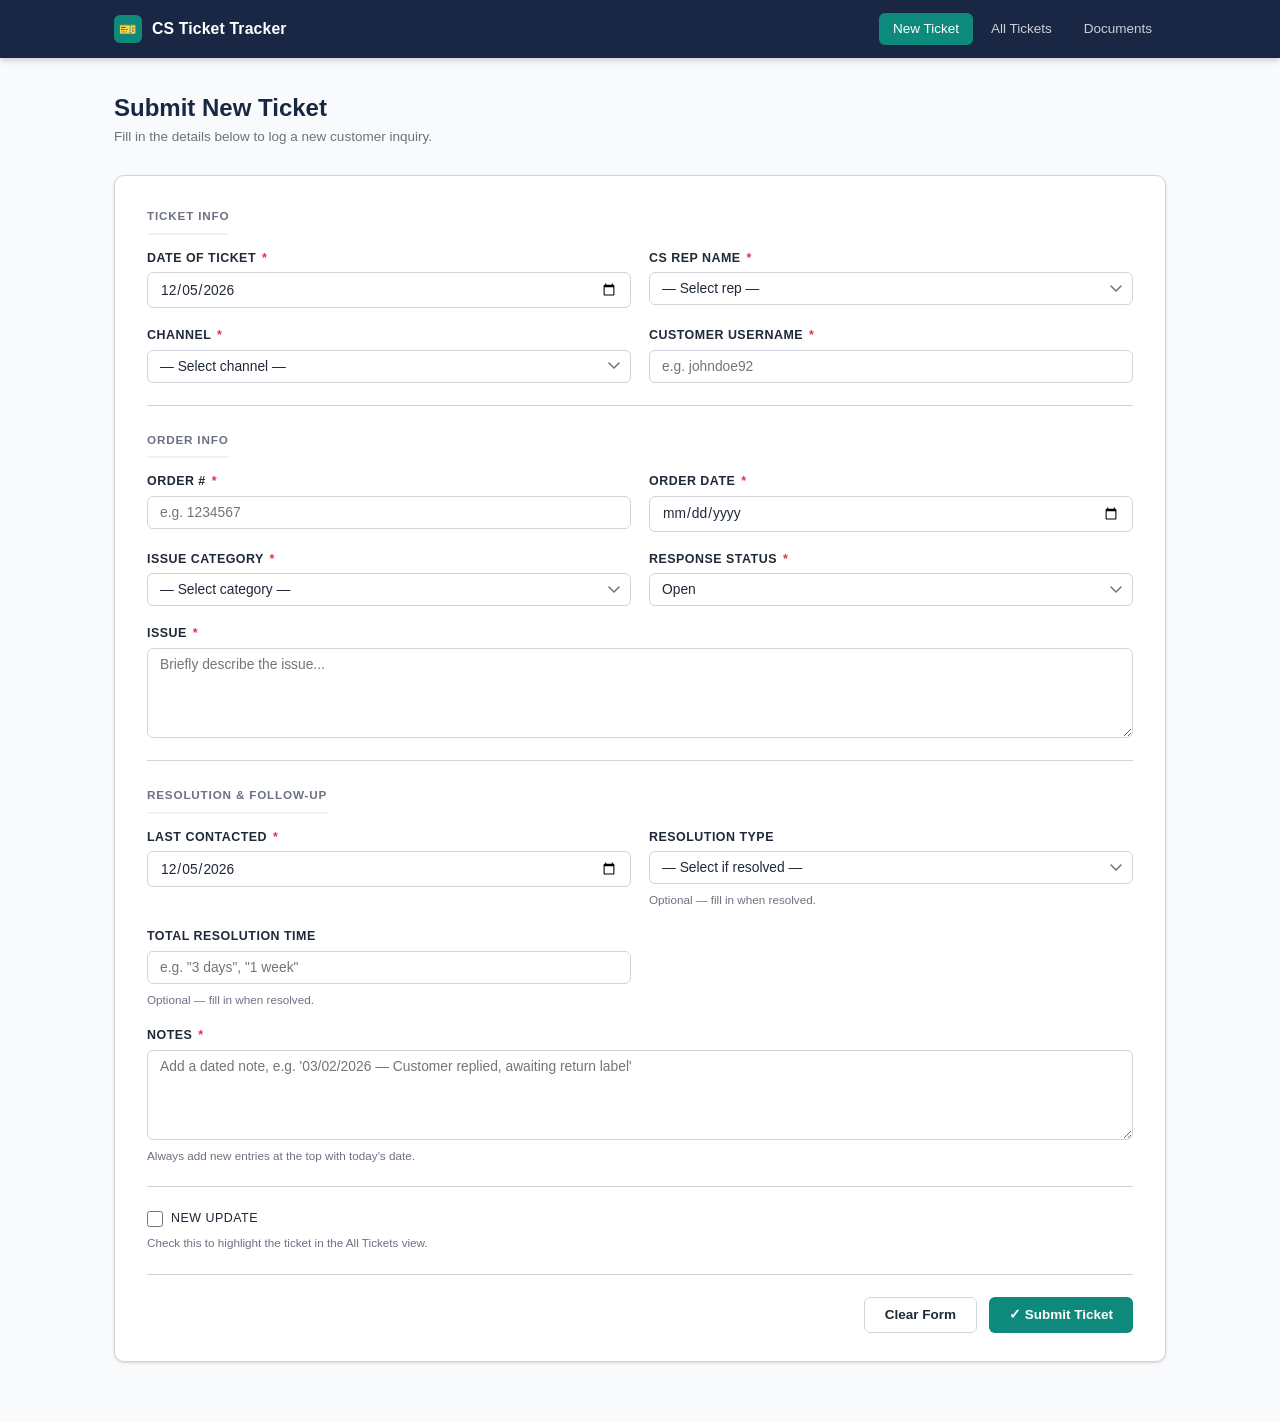
<file: index.html>
<!DOCTYPE html>
<html lang="en">
<head>
  <meta charset="UTF-8" />
  <meta name="viewport" content="width=device-width, initial-scale=1.0" />
  <title>New Ticket — CS Ticket Tracker</title>
  <link rel="stylesheet" href="styles.css" />
</head>
<body>

  <!-- Navigation -->
  <nav class="nav">
    <div class="nav-inner">
      <a href="index.html" class="nav-brand">
        <span class="brand-icon">🎫</span>
        <span class="brand-text">CS Ticket Tracker</span>
      </a>
      <div class="nav-links">
        <a href="index.html" class="nav-link">New Ticket</a>
        <a href="tickets.html" class="nav-link">All Tickets</a>
        <a href="documents.html" class="nav-link">Documents</a>
      </div>
    </div>
  </nav>

  <!-- Page Content -->
  <div class="page-wrapper">
    <div class="page-header">
      <h1 class="page-title">Submit New Ticket</h1>
      <p class="page-subtitle">Fill in the details below to log a new customer inquiry.</p>
    </div>

    <!-- Flash message -->
    <div id="flash-message" class="alert alert-success" style="display:none;"></div>

    <div class="card">
      <form id="ticket-form" novalidate>

        <!-- Section: Ticket Info -->
        <div class="section-label">Ticket Info</div>
        <div class="form-grid">

          <div class="form-group">
            <label for="dateOfTicket">Date of Ticket <span class="required">*</span></label>
            <input type="date" id="dateOfTicket" name="dateOfTicket" required />
          </div>

          <div class="form-group">
            <label for="repName">CS Rep Name <span class="required">*</span></label>
            <select id="repName" name="repName" required>
              <option value="">— Select rep —</option>
              <option>kamal</option>
              <option>mikki</option>
              <option>jhon</option>
            </select>
          </div>

          <div class="form-group">
            <label for="channel">Channel <span class="required">*</span></label>
            <select id="channel" name="channel" required>
              <option value="">— Select channel —</option>
              <option>GC Main</option>
              <option>GC Modern</option>
              <option>GC Vault</option>
              <option>GC Rips</option>
            </select>
          </div>

          <div class="form-group">
            <label for="customerUsername">Customer Username <span class="required">*</span></label>
            <input type="text" id="customerUsername" name="customerUsername" placeholder="e.g. johndoe92" required />
          </div>

        </div>

        <hr class="section-divider" />

        <!-- Section: Order Info -->
        <div class="section-label">Order Info</div>
        <div class="form-grid">

          <div class="form-group">
            <label for="orderNumber">Order # <span class="required">*</span></label>
            <input type="text" id="orderNumber" name="orderNumber" placeholder="e.g. 1234567" required />
          </div>

          <div class="form-group">
            <label for="orderDate">Order Date <span class="required">*</span></label>
            <input type="date" id="orderDate" name="orderDate" required />
          </div>

          <div class="form-group">
            <label for="issueCategory">Issue Category <span class="required">*</span></label>
            <select id="issueCategory" name="issueCategory" required>
              <option value="">— Select category —</option>
              <option>Shipping Issue</option>
              <option>Wrong Item</option>
              <option>Missing Item</option>
              <option>Damaged Item</option>
              <option>Return Request</option>
              <option>Cancelled Order</option>
              <option>Other</option>
            </select>
          </div>

          <div class="form-group">
            <label for="responseStatus">Response Status <span class="required">*</span></label>
            <select id="responseStatus" name="responseStatus" required>
              <option value="">— Select status —</option>
              <option selected>Open</option>
              <option>In Progress</option>
              <option>Pending Customer</option>
              <option>Resolved</option>
              <option>Closed</option>
            </select>
          </div>

          <div class="form-group full-width">
            <label for="issue">Issue <span class="required">*</span></label>
            <textarea id="issue" name="issue" placeholder="Briefly describe the issue..." required></textarea>
          </div>

        </div>

        <hr class="section-divider" />

        <!-- Section: Resolution -->
        <div class="section-label">Resolution & Follow-Up</div>
        <div class="form-grid">

          <div class="form-group">
            <label for="lastContacted">Last Contacted <span class="required">*</span></label>
            <input type="date" id="lastContacted" name="lastContacted" required />
          </div>

          <div class="form-group">
            <label for="resolutionType">Resolution Type</label>
            <select id="resolutionType" name="resolutionType">
              <option value="">— Select if resolved —</option>
              <option>Refund</option>
              <option>Replacement</option>
              <option>Cancelled Order</option>
              <option>No Action Needed</option>
              <option>Other</option>
            </select>
            <span class="form-hint">Optional — fill in when resolved.</span>
          </div>

          <div class="form-group">
            <label for="totalResolutionTime">Total Resolution Time</label>
            <input type="text" id="totalResolutionTime" name="totalResolutionTime" placeholder='e.g. "3 days", "1 week"' />
            <span class="form-hint">Optional — fill in when resolved.</span>
          </div>

          <div class="form-group full-width">
            <label for="notes">Notes <span class="required">*</span></label>
            <textarea id="notes" name="notes" rows="4"
              placeholder="Add a dated note, e.g. '03/02/2026 — Customer replied, awaiting return label'" required></textarea>
            <span class="form-hint">Always add new entries at the top with today's date.</span>
          </div>

        </div>

        <hr class="section-divider" />

        <!-- New Update flag -->
        <div class="form-group checkbox-group">
          <label class="checkbox-label">
            <input type="checkbox" id="newUpdate" name="newUpdate" />
            <span>New Update</span>
          </label>
          <span class="form-hint">Check this to highlight the ticket in the All Tickets view.</span>
        </div>

        <hr class="section-divider" />

        <div style="display:flex; gap:12px; justify-content:flex-end;">
          <button type="button" class="btn btn-secondary" id="clear-btn">Clear Form</button>
          <button type="submit" class="btn btn-primary">
            &#10003; Submit Ticket
          </button>
        </div>

      </form>
    </div>
  </div><!-- end page-wrapper -->

  <script src="app.js"></script>
  <script>
    const form = document.getElementById('ticket-form');
    const flash = document.getElementById('flash-message');
    const clearBtn = document.getElementById('clear-btn');

    // Set default dates to today
    (function setDefaults() {
      const today = new Date().toISOString().split('T')[0];
      document.getElementById('dateOfTicket').value = today;
      document.getElementById('lastContacted').value = today;
    })();

    function showFlash(msg, type = 'success') {
      flash.className = `alert alert-${type}`;
      flash.textContent = msg;
      flash.style.display = 'flex';
      flash.scrollIntoView({ behavior: 'smooth', block: 'nearest' });
      if (type === 'success') {
        setTimeout(() => { flash.style.display = 'none'; }, 6000);
      }
    }

    function getFormData() {
      const data = {};
      const fields = [
        'dateOfTicket','repName','channel','customerUsername',
        'orderNumber','orderDate','issueCategory','issue',
        'responseStatus','lastContacted','resolutionType',
        'notes','totalResolutionTime'
      ];
      fields.forEach(f => {
        data[f] = document.getElementById(f).value.trim();
      });
      data.newUpdate = document.getElementById('newUpdate').checked ? 'true' : 'false';
      return data;
    }

    function validateForm(data) {
      const required = [
        'dateOfTicket','repName','channel','customerUsername',
        'orderNumber','orderDate','issueCategory','issue',
        'responseStatus','lastContacted','notes'
      ];
      for (const field of required) {
        if (!data[field]) {
          const label = document.querySelector(`label[for="${field}"]`);
          const labelText = label ? label.textContent.replace('*','').trim() : field;
          return `"${labelText}" is required.`;
        }
      }
      return null;
    }

    form.addEventListener('submit', async function(e) {
      e.preventDefault();
      const data = getFormData();
      const error = validateForm(data);
      if (error) {
        showFlash(error, 'error');
        return;
      }
      const submitBtn = form.querySelector('button[type="submit"]');
      submitBtn.disabled = true;
      submitBtn.textContent = 'Submitting…';
      try {
        const ticket = await addTicket(data);
        showFlash(`Ticket ${ticket.id} submitted successfully! The form has been cleared.`, 'success');
        form.reset();
        const today = new Date().toISOString().split('T')[0];
        document.getElementById('dateOfTicket').value = today;
        document.getElementById('lastContacted').value = today;
        window.scrollTo({ top: 0, behavior: 'smooth' });
      } catch (err) {
        showFlash('Failed to submit ticket: ' + err.message, 'error');
      } finally {
        submitBtn.disabled = false;
        submitBtn.innerHTML = '&#10003; Submit Ticket';
      }
    });

    clearBtn.addEventListener('click', function() {
      if (confirm('Clear all fields and start over?')) {
        form.reset();
        flash.style.display = 'none';
        const today = new Date().toISOString().split('T')[0];
        document.getElementById('dateOfTicket').value = today;
        document.getElementById('lastContacted').value = today;
      }
    });
  </script>

</body>
</html>
</file>
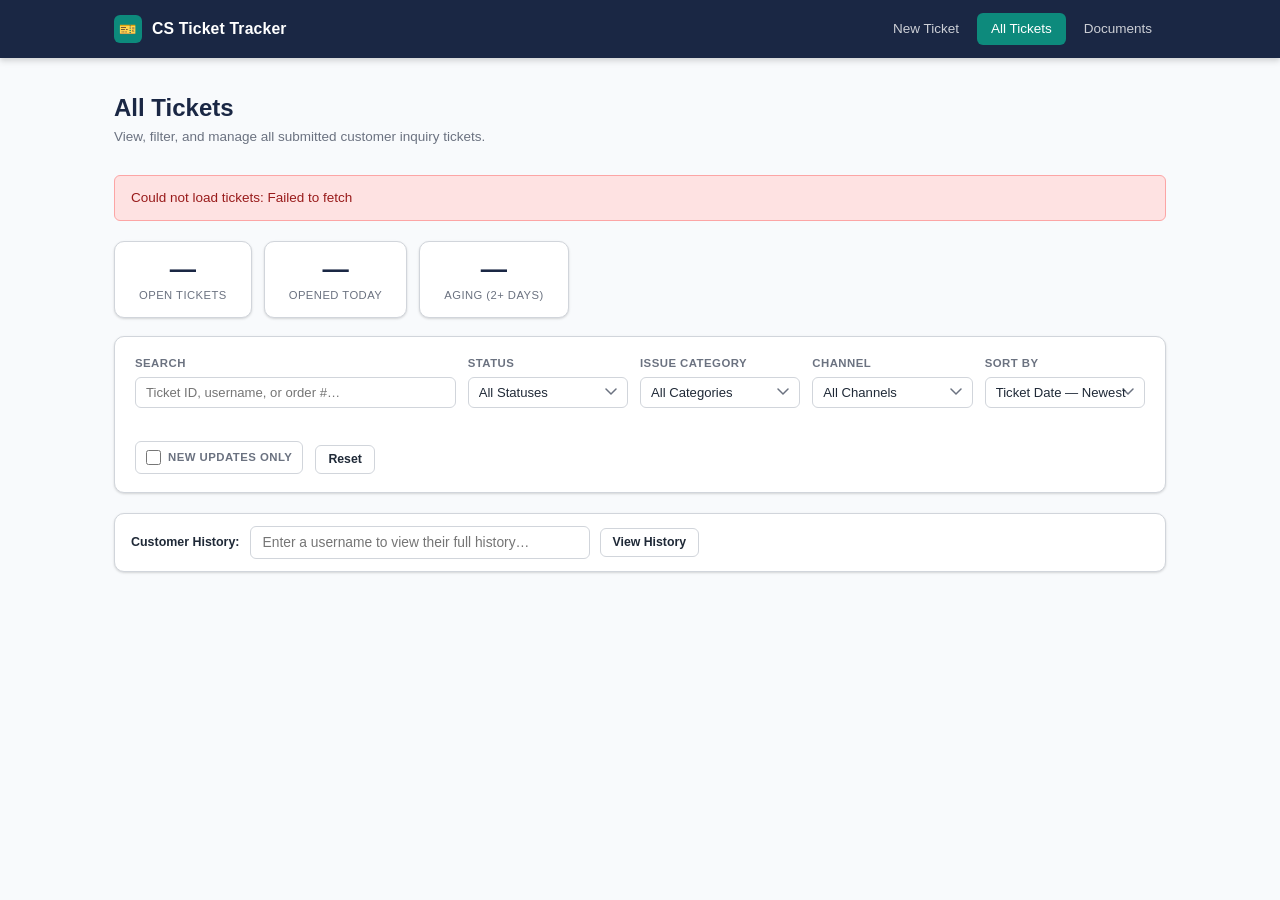
<file: tickets.html>
<!DOCTYPE html>
<html lang="en">
<head>
  <meta charset="UTF-8" />
  <meta name="viewport" content="width=device-width, initial-scale=1.0" />
  <title>All Tickets — CS Ticket Tracker</title>
  <link rel="stylesheet" href="styles.css" />
</head>
<body>

  <!-- Navigation -->
  <nav class="nav">
    <div class="nav-inner">
      <a href="index.html" class="nav-brand">
        <span class="brand-icon">🎫</span>
        <span class="brand-text">CS Ticket Tracker</span>
      </a>
      <div class="nav-links">
        <a href="index.html" class="nav-link">New Ticket</a>
        <a href="tickets.html" class="nav-link">All Tickets</a>
        <a href="documents.html" class="nav-link">Documents</a>
      </div>
    </div>
  </nav>

  <!-- Page Content -->
  <div class="page-wrapper">
    <div class="page-header">
      <h1 class="page-title">All Tickets</h1>
      <p class="page-subtitle">View, filter, and manage all submitted customer inquiry tickets.</p>
    </div>

    <!-- Flash message -->
    <div id="flash-message" class="alert" style="display:none;"></div>

    <!-- Stats -->
    <div class="stats-bar">
      <div class="stat-card">
        <div class="stat-value" id="stat-open">—</div>
        <div class="stat-label">Open Tickets</div>
      </div>
      <div class="stat-card">
        <div class="stat-value" id="stat-today">—</div>
        <div class="stat-label">Opened Today</div>
      </div>
      <div class="stat-card">
        <div class="stat-value" id="stat-aging">—</div>
        <div class="stat-label">Aging (2+ Days)</div>
      </div>
    </div>

    <!-- Filters -->
    <div class="filters-bar">
      <div class="filters-row">
        <div class="filter-group filter-search">
          <label for="search">Search</label>
          <input type="text" id="search" placeholder="Ticket ID, username, or order #…" />
        </div>
        <div class="filter-group">
          <label for="filter-status">Status</label>
          <select id="filter-status">
            <option value="">All Statuses</option>
            <option>Open</option>
            <option>In Progress</option>
            <option>Pending Customer</option>
            <option>Resolved</option>
            <option>Closed</option>
          </select>
        </div>
        <div class="filter-group">
          <label for="filter-category">Issue Category</label>
          <select id="filter-category">
            <option value="">All Categories</option>
            <option>Shipping Issue</option>
            <option>Wrong Item</option>
            <option>Missing Item</option>
            <option>Damaged Item</option>
            <option>Return Request</option>
            <option>Cancelled Order</option>
            <option>Other</option>
          </select>
        </div>
        <div class="filter-group">
          <label for="filter-channel">Channel</label>
          <select id="filter-channel">
            <option value="">All Channels</option>
            <option>GC Main</option>
            <option>GC Modern</option>
            <option>GC Vault</option>
            <option>GC Rips</option>
          </select>
        </div>
        <div class="filter-group">
          <label for="sort-by">Sort By</label>
          <select id="sort-by">
            <option value="date-desc">Ticket Date — Newest</option>
            <option value="date-asc">Ticket Date — Oldest</option>
            <option value="contacted-desc">Last Contacted — Newest</option>
            <option value="contacted-asc">Last Contacted — Oldest</option>
          </select>
        </div>
        <div class="filter-group filter-new-update">
          <label>&nbsp;</label>
          <label class="filter-toggle-label">
            <input type="checkbox" id="filter-new-update" />
            <span>New Updates Only</span>
          </label>
        </div>
        <div class="filters-actions">
          <button class="btn btn-secondary btn-sm" id="clear-filters-btn">Reset</button>
        </div>
      </div>
    </div>

    <!-- Customer History Search -->
    <div class="customer-history-bar">
      <span class="customer-history-label">Customer History:</span>
      <input type="text" id="customer-history-input" placeholder="Enter a username to view their full history…" />
      <button class="btn btn-secondary btn-sm" id="customer-history-btn">View History</button>
    </div>

    <!-- Ticket count -->
    <div class="ticket-count" id="ticket-count"></div>

    <!-- Aging legend -->
    <div class="aging-legend" id="aging-legend" style="display:none;">
      <span class="aging-legend-title">Ticket Age:</span>
      <span class="aging-item"><span class="aging-pip aging-pip-green"></span>0–2 days</span>
      <span class="aging-item"><span class="aging-pip aging-pip-yellow"></span>3–5 days</span>
      <span class="aging-item"><span class="aging-pip aging-pip-red"></span>6+ days</span>
      <span class="aging-legend-muted">· Not shown for Resolved or Closed</span>
    </div>

    <!-- Loading state -->
    <div id="loading-state" style="display:none;">
      <div class="loading-state">
        <div class="loading-spinner"></div>
        <p>Loading tickets…</p>
      </div>
    </div>

    <!-- Mirror scrollbar (top) -->
    <div class="scroll-mirror" id="scroll-mirror"><div class="scroll-mirror-inner" id="scroll-mirror-inner"></div></div>

    <!-- Table -->
    <div class="table-wrapper" id="table-wrapper">
      <table id="tickets-table">
        <thead>
          <tr>
            <th>Ticket ID</th>
            <th>Date</th>
            <th>Rep</th>
            <th>Channel</th>
            <th>Customer</th>
            <th style="min-width:70px;max-width:90px;">Order #</th>
            <th>Category</th>
            <th>Status</th>
            <th>Last Contacted</th>
            <th style="min-width:160px;max-width:260px;">Notes</th>
            <th style="min-width:110px;">Actions</th>
          </tr>
        </thead>
        <tbody id="tickets-tbody"></tbody>
      </table>
    </div>

    <!-- Empty state (hidden by default) -->
    <div class="empty-state" id="empty-state" style="display:none;">
      <div class="empty-state-icon">📋</div>
      <h3>No tickets found</h3>
      <p>Try adjusting your filters, or <a href="index.html">submit a new ticket</a>.</p>
    </div>

  </div><!-- end page-wrapper -->

  <!-- Edit / View Modal -->
  <div class="modal-overlay hidden" id="modal-overlay">
    <div class="modal" role="dialog" aria-modal="true" aria-labelledby="modal-title">
      <div class="modal-header">
        <span class="modal-title" id="modal-title">View / Edit Ticket</span>
        <button class="modal-close" id="modal-close-btn" aria-label="Close">&times;</button>
      </div>
      <div class="modal-body">
        <form id="edit-form" novalidate>
          <input type="hidden" id="edit-id" />

          <div class="section-label">Ticket Info</div>
          <div class="form-grid">
            <div class="form-group">
              <label>Ticket ID</label>
              <input type="text" id="edit-ticket-id-display" disabled style="background:#f3f4f6;color:#6b7280;" />
            </div>
            <div class="form-group">
              <label for="edit-dateOfTicket">Date of Ticket <span class="required">*</span></label>
              <input type="date" id="edit-dateOfTicket" required />
            </div>
            <div class="form-group">
              <label for="edit-repName">CS Rep Name <span class="required">*</span></label>
              <select id="edit-repName" required>
                <option value="">— Select rep —</option>
                <option>kamal</option>
                <option>mikki</option>
                <option>jhon</option>
              </select>
            </div>
            <div class="form-group">
              <label for="edit-channel">Channel <span class="required">*</span></label>
              <select id="edit-channel" required>
                <option value="">— Select —</option>
                <option>GC Main</option>
                <option>GC Modern</option>
                <option>GC Vault</option>
                <option>GC Rips</option>
              </select>
            </div>
            <div class="form-group">
              <label for="edit-customerUsername">Customer Username <span class="required">*</span></label>
              <input type="text" id="edit-customerUsername" required />
            </div>
          </div>

          <hr class="section-divider" />
          <div class="section-label">Order Info</div>
          <div class="form-grid">
            <div class="form-group">
              <label for="edit-orderNumber">Order # <span class="required">*</span></label>
              <input type="text" id="edit-orderNumber" required />
            </div>
            <div class="form-group">
              <label for="edit-orderDate">Order Date <span class="required">*</span></label>
              <input type="date" id="edit-orderDate" required />
            </div>
            <div class="form-group">
              <label for="edit-issueCategory">Issue Category <span class="required">*</span></label>
              <select id="edit-issueCategory" required>
                <option value="">— Select —</option>
                <option>Shipping Issue</option>
                <option>Wrong Item</option>
                <option>Missing Item</option>
                <option>Damaged Item</option>
                <option>Return Request</option>
                <option>Cancelled Order</option>
                <option>Other</option>
              </select>
            </div>
            <div class="form-group">
              <label for="edit-responseStatus">Response Status <span class="required">*</span></label>
              <select id="edit-responseStatus" required>
                <option value="">— Select —</option>
                <option>Open</option>
                <option>In Progress</option>
                <option>Pending Customer</option>
                <option>Resolved</option>
                <option>Closed</option>
              </select>
            </div>
            <div class="form-group full-width">
              <label for="edit-issue">Issue <span class="required">*</span></label>
              <textarea id="edit-issue" required></textarea>
            </div>
          </div>

          <hr class="section-divider" />
          <div class="section-label">Resolution & Follow-Up</div>
          <div class="form-grid">
            <div class="form-group">
              <label for="edit-lastContacted">Last Contacted <span class="required">*</span></label>
              <input type="date" id="edit-lastContacted" required />
            </div>
            <div class="form-group">
              <label for="edit-resolutionType">Resolution Type</label>
              <select id="edit-resolutionType">
                <option value="">— Select if resolved —</option>
                <option>Refund</option>
                <option>Replacement</option>
                <option>Cancelled Order</option>
                <option>No Action Needed</option>
                <option>Other</option>
              </select>
            </div>
            <div class="form-group">
              <label for="edit-totalResolutionTime">Total Resolution Time</label>
              <input type="text" id="edit-totalResolutionTime" placeholder='e.g. "3 days", "1 week"' />
            </div>
            <div class="form-group full-width">
              <label for="edit-notes">Notes <span class="required">*</span></label>
              <textarea id="edit-notes" rows="6"
                placeholder="Add new entries at the TOP with today's date, e.g. '03/02/2026 — Customer replied, awaiting return label'" required></textarea>
              <span class="form-hint">Always prepend new notes — do not delete existing entries.</span>
            </div>
          </div>

          <hr class="section-divider" />

          <!-- New Update flag -->
          <div class="form-group checkbox-group">
            <label class="checkbox-label">
              <input type="checkbox" id="edit-newUpdate" />
              <span>New Update</span>
            </label>
            <span class="form-hint">Highlights this ticket in the All Tickets view.</span>
          </div>

        </form>
      </div>
      <div class="modal-footer">
        <button class="btn btn-secondary" id="modal-cancel-btn">Cancel</button>
        <button class="btn btn-primary" id="modal-save-btn">Save Changes</button>
      </div>
    </div>
  </div>

  <!-- Customer Profile Modal -->
  <div class="modal-overlay hidden" id="customer-modal-overlay">
    <div class="modal customer-modal" role="dialog" aria-modal="true" aria-labelledby="customer-modal-title">
      <div class="modal-header">
        <span class="modal-title" id="customer-modal-title">Customer History</span>
        <button class="modal-close" id="customer-modal-close-btn" aria-label="Close">&times;</button>
      </div>
      <div class="modal-body" id="customer-modal-body">
        <!-- populated by JS -->
      </div>
    </div>
  </div>

  <script src="app.js"></script>
  <script>
    // --- State ---
    let currentEditId = null;
    let allTicketsCache = [];

    // --- DOM refs ---
    const tbody          = document.getElementById('tickets-tbody');
    const emptyState     = document.getElementById('empty-state');
    const tableWrapper   = document.getElementById('table-wrapper');
    const ticketCount    = document.getElementById('ticket-count');
    const flash          = document.getElementById('flash-message');
    const modalOverlay   = document.getElementById('modal-overlay');
    const modalTitle     = document.getElementById('modal-title');
    const loadingState   = document.getElementById('loading-state');
    const agingLegend    = document.getElementById('aging-legend');

    const searchInput     = document.getElementById('search');
    const statusFilter    = document.getElementById('filter-status');
    const categoryFilter  = document.getElementById('filter-category');
    const channelFilter   = document.getElementById('filter-channel');
    const sortSelect      = document.getElementById('sort-by');
    const clearFiltersBtn = document.getElementById('clear-filters-btn');
    const newUpdateFilter = document.getElementById('filter-new-update');

    // --- Flash ---
    function showFlash(msg, type = 'success') {
      flash.className = `alert alert-${type}`;
      flash.textContent = msg;
      flash.style.display = 'flex';
      setTimeout(() => { flash.style.display = 'none'; }, 5000);
    }

    // --- Load tickets from Google Sheets ---
    async function loadTickets() {
      loadingState.style.display = 'block';
      tableWrapper.style.display = 'none';
      emptyState.style.display = 'none';
      agingLegend.style.display = 'none';
      ticketCount.textContent = '';
      try {
        allTicketsCache = (await getAllTickets())
          .map(t => ({
            ...t,
            responseStatus: (t.responseStatus || '').toLowerCase() === 'yes' ? 'Resolved' : t.responseStatus,
            newUpdate: String(t.newUpdate).toLowerCase() === 'true',
          }));
        loadingState.style.display = 'none';
        renderTable();
      } catch (err) {
        loadingState.style.display = 'none';
        showFlash('Could not load tickets: ' + err.message, 'error');
      }
    }

    // --- Render table (reads from allTicketsCache) ---
    function getFilteredSortedTickets() {
      let tickets = [...allTicketsCache];

      const q = searchInput.value.trim().toLowerCase();
      if (q) {
        tickets = tickets.filter(t =>
          (t.id || '').toLowerCase().includes(q) ||
          (t.customerUsername || '').toLowerCase().includes(q) ||
          (t.orderNumber || '').toLowerCase().includes(q)
        );
      }

      const status = statusFilter.value;
      if (status) tickets = tickets.filter(t => t.responseStatus === status);

      const cat = categoryFilter.value;
      if (cat) tickets = tickets.filter(t => t.issueCategory === cat);

      const ch = channelFilter.value;
      if (ch) tickets = tickets.filter(t => t.channel === ch);

      if (newUpdateFilter.checked) {
        tickets = tickets.filter(t => t.newUpdate === true);
      }

      const sort = sortSelect.value;
      tickets.sort((a, b) => {
        if (sort === 'date-asc')       return (a.dateOfTicket || '') < (b.dateOfTicket || '') ? -1 : 1;
        if (sort === 'date-desc')      return (a.dateOfTicket || '') > (b.dateOfTicket || '') ? -1 : 1;
        if (sort === 'contacted-asc')  return (a.lastContacted || '') < (b.lastContacted || '') ? -1 : 1;
        if (sort === 'contacted-desc') return (a.lastContacted || '') > (b.lastContacted || '') ? -1 : 1;
        return 0;
      });

      return tickets;
    }

    function renderTable() {
      const tickets = getFilteredSortedTickets();

      // Stats always reflect all tickets, not just filtered view
      const today = new Date().toISOString().slice(0, 10);
      const openStatuses = ['Open', 'In Progress', 'Pending Customer'];
      document.getElementById('stat-open').textContent =
        allTicketsCache.filter(t => openStatuses.includes(t.responseStatus)).length;
      document.getElementById('stat-today').textContent =
        allTicketsCache.filter(t => t.dateOfTicket === today).length;
      document.getElementById('stat-aging').textContent =
        allTicketsCache.filter(t =>
          openStatuses.includes(t.responseStatus) &&
          (ticketAgeDays(t.dateOfTicket) ?? 0) > 2
        ).length;

      if (tickets.length === 0) {
        tableWrapper.style.display = 'none';
        emptyState.style.display = 'block';
        agingLegend.style.display = 'none';
        ticketCount.textContent = '';
        return;
      }

      tableWrapper.style.display = 'block';
      emptyState.style.display = 'none';
      agingLegend.style.display = 'flex';
      ticketCount.innerHTML = `Showing <strong>${tickets.length}</strong> ticket${tickets.length !== 1 ? 's' : ''}`;

      tbody.innerHTML = tickets.map(t => {
        const badgeClass = statusBadgeClass(t.responseStatus);
        const ageClass = agingClass(t);
        const isNewUpdate = t.newUpdate === true;
        const rowClasses = [ageClass, isNewUpdate ? 'row-new-update' : ''].filter(Boolean).join(' ');
        return `
          <tr${rowClasses ? ` class="${rowClasses}"` : ''}>
            <td><code style="font-size:0.82rem;">${esc(t.id)}</code></td>
            <td>${formatDate(t.dateOfTicket)}</td>
            <td>${esc(t.repName)}</td>
            <td>${esc(t.channel)}</td>
            <td><button class="customer-link" data-username="${esc(t.customerUsername)}">${esc(t.customerUsername)}</button></td>
            <td>${esc(t.orderNumber)}</td>
            <td>${esc(t.issueCategory)}</td>
            <td>
              <select class="status-select ${badgeClass}" onchange="handleStatusChange('${esc(t.id)}', this)">
                <option${t.responseStatus === 'Open' ? ' selected' : ''}>Open</option>
                <option${t.responseStatus === 'In Progress' ? ' selected' : ''}>In Progress</option>
                <option${t.responseStatus === 'Pending Customer' ? ' selected' : ''}>Pending Customer</option>
                <option${t.responseStatus === 'Resolved' ? ' selected' : ''}>Resolved</option>
                <option${t.responseStatus === 'Closed' ? ' selected' : ''}>Closed</option>
              </select>
            </td>
            <td>${formatDate(t.lastContacted)}</td>
            <td style="max-width:260px;">
              ${t.notes
                ? `<span style="display:-webkit-box;-webkit-line-clamp:2;-webkit-box-orient:vertical;overflow:hidden;font-size:0.82rem;color:#374151;white-space:normal;" title="${esc(t.notes)}">${esc(t.notes)}</span>`
                : '<span style="color:#9ca3af;">—</span>'}
            </td>
            <td>
              <div style="display:flex;gap:6px;">
                <button class="btn btn-secondary btn-sm" onclick="openEditModal('${esc(t.id)}')">Edit</button>
                <button class="btn btn-danger btn-sm" onclick="handleDelete('${esc(t.id)}')">Delete</button>
              </div>
            </td>
          </tr>
        `;
      }).join('');
    }

    function esc(str) {
      if (!str) return '';
      return String(str)
        .replace(/&/g, '&amp;')
        .replace(/</g, '&lt;')
        .replace(/>/g, '&gt;')
        .replace(/"/g, '&quot;')
        .replace(/'/g, '&#39;');
    }

    // --- Delete ---
    async function handleDelete(id) {
      const ticket = allTicketsCache.find(t => t.id === id);
      if (!ticket) return;
      if (!confirm(`Delete ticket ${ticket.id}?\n\nCustomer: ${ticket.customerUsername}\nOrder: ${ticket.orderNumber}\n\nThis cannot be undone.`)) return;
      try {
        await deleteTicket(id);
        await loadTickets();
        showFlash(`Ticket ${ticket.id} deleted.`, 'success');
      } catch (err) {
        showFlash('Failed to delete ticket: ' + err.message, 'error');
      }
    }

    // --- Ticket Aging ---
    function ticketAgeDays(dateStr) {
      if (!dateStr) return null;
      let ticketDate;
      const iso = String(dateStr).match(/^(\d{4})-(\d{2})-(\d{2})/);
      if (iso) {
        ticketDate = new Date(Number(iso[1]), Number(iso[2]) - 1, Number(iso[3]));
      } else {
        const parsed = new Date(dateStr);
        if (isNaN(parsed)) return null;
        ticketDate = new Date(parsed.getUTCFullYear(), parsed.getUTCMonth(), parsed.getUTCDate());
      }
      const today = new Date();
      today.setHours(0, 0, 0, 0);
      return Math.floor((today - ticketDate) / (1000 * 60 * 60 * 24));
    }

    function agingClass(ticket) {
      if (ticket.responseStatus === 'Resolved' || ticket.responseStatus === 'Closed') return '';
      const days = ticketAgeDays(ticket.dateOfTicket);
      if (days === null || days < 0) return '';
      if (days <= 2) return 'age-green';
      if (days <= 5) return 'age-yellow';
      return 'age-red';
    }

    // --- Customer History ---
    function openCustomerModal(username) {
      if (!username) return;
      document.getElementById('customer-modal-title').textContent = 'Customer: ' + username;
      renderCustomerModalBody(username);
      document.getElementById('customer-modal-overlay').classList.remove('hidden');
      document.body.style.overflow = 'hidden';
    }

    function closeCustomerModal() {
      document.getElementById('customer-modal-overlay').classList.add('hidden');
      document.body.style.overflow = '';
    }

    function renderCustomerModalBody(username) {
      const tickets = allTicketsCache
        .filter(t => (t.customerUsername || '').toLowerCase() === username.toLowerCase())
        .sort((a, b) => (a.dateOfTicket || '') < (b.dateOfTicket || '') ? 1 : -1);

      const body = document.getElementById('customer-modal-body');

      if (tickets.length === 0) {
        body.innerHTML = `<p class="customer-no-tickets">No tickets found for <strong>${esc(username)}</strong>.</p>`;
        return;
      }

      const total = tickets.length;
      const mostRecent = formatDate(tickets[0].dateOfTicket);

      const catCounts = {};
      tickets.forEach(t => {
        if (t.issueCategory) catCounts[t.issueCategory] = (catCounts[t.issueCategory] || 0) + 1;
      });
      const topCat = Object.entries(catCounts).sort((a, b) => b[1] - a[1])[0]?.[0] || '—';

      const rows = tickets.map(t => {
        const badgeClass = statusBadgeClass(t.responseStatus);
        return `
          <tr>
            <td><code style="font-size:0.82rem;">${esc(t.id)}</code></td>
            <td>${formatDate(t.dateOfTicket)}</td>
            <td>${esc(t.orderNumber)}</td>
            <td>${esc(t.issueCategory)}</td>
            <td><span class="badge ${badgeClass}">${esc(t.responseStatus)}</span></td>
            <td>${formatDate(t.lastContacted)}</td>
          </tr>
        `;
      }).join('');

      body.innerHTML = `
        <div class="customer-stats">
          <div class="customer-stat">
            <div class="customer-stat-value">${total}</div>
            <div class="customer-stat-label">Total Tickets</div>
          </div>
          <div class="customer-stat">
            <div class="customer-stat-value">${esc(topCat)}</div>
            <div class="customer-stat-label">Most Common Issue</div>
          </div>
          <div class="customer-stat">
            <div class="customer-stat-value">${mostRecent}</div>
            <div class="customer-stat-label">Most Recent Ticket</div>
          </div>
        </div>
        <div class="table-wrapper" style="margin-top:16px;">
          <table>
            <thead>
              <tr>
                <th>Ticket ID</th>
                <th>Date</th>
                <th>Order #</th>
                <th>Category</th>
                <th>Status</th>
                <th>Last Contacted</th>
              </tr>
            </thead>
            <tbody>${rows}</tbody>
          </table>
        </div>
      `;
    }

    // --- Inline Status Update ---
    async function handleStatusChange(id, el) {
      const newStatus = el.value;
      const prevStatus = (allTicketsCache.find(t => t.id === id) || {}).responseStatus;
      el.disabled = true;
      try {
        await updateTicket(id, { responseStatus: newStatus });
        el.className = 'status-select ' + statusBadgeClass(newStatus);
        const t = allTicketsCache.find(t => t.id === id);
        if (t) t.responseStatus = newStatus;
        showFlash(`Ticket ${id} — status updated to "${newStatus}".`, 'success');
      } catch (err) {
        el.value = prevStatus || newStatus;
        el.className = 'status-select ' + statusBadgeClass(prevStatus || newStatus);
        showFlash('Failed to update status: ' + err.message, 'error');
      } finally {
        el.disabled = false;
      }
    }

    // --- Edit Modal ---
    function openEditModal(id) {
      const t = allTicketsCache.find(ticket => ticket.id === id);
      if (!t) return;
      currentEditId = id;
      modalTitle.textContent = `Edit Ticket — ${t.id}`;
      document.getElementById('edit-id').value = t.id;
      document.getElementById('edit-ticket-id-display').value = t.id;
      setVal('edit-dateOfTicket', dateOnly(t.dateOfTicket));
      setVal('edit-repName', t.repName);
      setVal('edit-channel', t.channel);
      setVal('edit-customerUsername', t.customerUsername);
      setVal('edit-orderNumber', t.orderNumber);
      setVal('edit-orderDate', dateOnly(t.orderDate));
      setVal('edit-issueCategory', t.issueCategory);
      setVal('edit-issue', t.issue);
      setVal('edit-responseStatus', t.responseStatus);
      setVal('edit-lastContacted', dateOnly(t.lastContacted));
      setVal('edit-resolutionType', t.resolutionType || '');
      setVal('edit-totalResolutionTime', t.totalResolutionTime || '');
      setVal('edit-notes', t.notes);
      document.getElementById('edit-newUpdate').checked = t.newUpdate === true;
      modalOverlay.classList.remove('hidden');
      document.body.style.overflow = 'hidden';
    }

    function dateOnly(dateStr) {
      if (!dateStr) return '';
      const iso = String(dateStr).match(/^(\d{4}-\d{2}-\d{2})/);
      if (iso) return iso[1];
      const parsed = new Date(dateStr);
      if (isNaN(parsed)) return '';
      const y = parsed.getUTCFullYear();
      const m = String(parsed.getUTCMonth() + 1).padStart(2, '0');
      const d = String(parsed.getUTCDate()).padStart(2, '0');
      return `${y}-${m}-${d}`;
    }

    function setVal(id, val) {
      const el = document.getElementById(id);
      if (el) el.value = val || '';
    }

    function closeModal() {
      modalOverlay.classList.add('hidden');
      document.body.style.overflow = '';
      currentEditId = null;
    }

    document.getElementById('modal-close-btn').addEventListener('click', closeModal);
    document.getElementById('modal-cancel-btn').addEventListener('click', closeModal);

    modalOverlay.addEventListener('click', function(e) {
      if (e.target === modalOverlay) closeModal();
    });

    document.addEventListener('keydown', function(e) {
      if (e.key === 'Escape') { closeModal(); closeCustomerModal(); }
    });

    document.getElementById('modal-save-btn').addEventListener('click', async function() {
      if (!currentEditId) return;

      const required = [
        ['edit-dateOfTicket', 'Date of Ticket'],
        ['edit-repName', 'CS Rep Name'],
        ['edit-channel', 'Channel'],
        ['edit-customerUsername', 'Customer Username'],
        ['edit-orderNumber', 'Order #'],
        ['edit-orderDate', 'Order Date'],
        ['edit-issueCategory', 'Issue Category'],
        ['edit-issue', 'Issue'],
        ['edit-responseStatus', 'Response Status'],
        ['edit-lastContacted', 'Last Contacted'],
        ['edit-notes', 'Notes'],
      ];

      for (const [fieldId, label] of required) {
        const val = document.getElementById(fieldId).value.trim();
        if (!val) {
          alert(`"${label}" is required.`);
          document.getElementById(fieldId).focus();
          return;
        }
      }

      const updates = {
        dateOfTicket:        document.getElementById('edit-dateOfTicket').value.trim(),
        repName:             document.getElementById('edit-repName').value.trim(),
        channel:             document.getElementById('edit-channel').value,
        customerUsername:    document.getElementById('edit-customerUsername').value.trim(),
        orderNumber:         document.getElementById('edit-orderNumber').value.trim(),
        orderDate:           document.getElementById('edit-orderDate').value.trim(),
        issueCategory:       document.getElementById('edit-issueCategory').value,
        issue:               document.getElementById('edit-issue').value.trim(),
        responseStatus:      document.getElementById('edit-responseStatus').value,
        lastContacted:       document.getElementById('edit-lastContacted').value.trim(),
        resolutionType:      document.getElementById('edit-resolutionType').value,
        totalResolutionTime: document.getElementById('edit-totalResolutionTime').value.trim(),
        notes:               document.getElementById('edit-notes').value.trim(),
        newUpdate:           document.getElementById('edit-newUpdate').checked ? 'true' : 'false',
      };

      const saveBtn = document.getElementById('modal-save-btn');
      saveBtn.disabled = true;
      saveBtn.textContent = 'Saving…';
      try {
        await updateTicket(currentEditId, updates);
        closeModal();
        await loadTickets();
        showFlash(`Ticket ${currentEditId} updated successfully.`, 'success');
      } catch (err) {
        showFlash('Failed to save changes: ' + err.message, 'error');
      } finally {
        saveBtn.disabled = false;
        saveBtn.textContent = 'Save Changes';
      }
    });

    // --- Customer history search bar ---
    document.getElementById('customer-history-btn').addEventListener('click', function() {
      const username = document.getElementById('customer-history-input').value.trim();
      if (username) openCustomerModal(username);
    });

    document.getElementById('customer-history-input').addEventListener('keydown', function(e) {
      if (e.key === 'Enter') {
        const username = this.value.trim();
        if (username) openCustomerModal(username);
      }
    });

    document.getElementById('customer-modal-close-btn').addEventListener('click', closeCustomerModal);

    document.getElementById('customer-modal-overlay').addEventListener('click', function(e) {
      if (e.target === this) closeCustomerModal();
    });

    // Customer link click delegation
    tbody.addEventListener('click', function(e) {
      const btn = e.target.closest('.customer-link');
      if (btn) openCustomerModal(btn.dataset.username);
    });

    // --- Filters ---
    [searchInput, statusFilter, categoryFilter, channelFilter, sortSelect].forEach(el => {
      el.addEventListener('input', renderTable);
      el.addEventListener('change', renderTable);
    });
    newUpdateFilter.addEventListener('change', renderTable);

    clearFiltersBtn.addEventListener('click', function() {
      searchInput.value = '';
      statusFilter.value = '';
      categoryFilter.value = '';
      channelFilter.value = '';
      sortSelect.value = 'date-desc';
      newUpdateFilter.checked = false;
      renderTable();
    });

    // --- Init ---
    loadTickets();

    // --- Mirror top scrollbar ---
    (function() {
      const mirror = document.getElementById('scroll-mirror');
      const mirrorInner = document.getElementById('scroll-mirror-inner');
      const wrapper = document.getElementById('table-wrapper');

      function syncMirrorWidth() {
        const table = document.getElementById('tickets-table');
        mirrorInner.style.width = (table ? table.scrollWidth : wrapper.scrollWidth) + 'px';
      }

      mirror.addEventListener('scroll', function() {
        if (wrapper.scrollLeft !== mirror.scrollLeft) wrapper.scrollLeft = mirror.scrollLeft;
      });
      wrapper.addEventListener('scroll', function() {
        if (mirror.scrollLeft !== wrapper.scrollLeft) mirror.scrollLeft = wrapper.scrollLeft;
      });

      // Update mirror width after table renders
      const observer = new MutationObserver(syncMirrorWidth);
      observer.observe(document.getElementById('tickets-tbody'), { childList: true, subtree: false });
      syncMirrorWidth();
      window.addEventListener('resize', syncMirrorWidth);
    })();
  </script>

</body>
</html>
</file>
<file: styles.css>
/* =============================================
   CS Ticket Tracker — Shared Styles
   ============================================= */

/* --- Reset & Base --- */
*, *::before, *::after {
  box-sizing: border-box;
  margin: 0;
  padding: 0;
}

:root {
  --navy: #1a2744;
  --navy-dark: #111c36;
  --accent: #0d8a7c;
  --accent-hover: #0a7066;
  --accent-light: #e8f7f5;
  --danger: #dc3545;
  --danger-hover: #b02a37;
  --warning: #f59e0b;
  --text: #1f2937;
  --text-muted: #6b7280;
  --border: #d1d5db;
  --bg: #f8fafc;
  --white: #ffffff;
  --shadow: 0 1px 3px rgba(0,0,0,0.1), 0 1px 2px rgba(0,0,0,0.06);
  --shadow-md: 0 4px 6px rgba(0,0,0,0.1), 0 2px 4px rgba(0,0,0,0.06);
  --shadow-lg: 0 10px 15px rgba(0,0,0,0.1), 0 4px 6px rgba(0,0,0,0.05);
  --radius: 6px;
  --radius-lg: 10px;
  --font: -apple-system, BlinkMacSystemFont, 'Segoe UI', Roboto, 'Helvetica Neue', Arial, sans-serif;
}

html {
  font-size: 15px;
}

body {
  font-family: var(--font);
  color: var(--text);
  background: var(--bg);
  line-height: 1.5;
  min-height: 100vh;
}

/* --- Navigation --- */
.nav {
  background: var(--navy);
  box-shadow: var(--shadow-md);
  position: sticky;
  top: 0;
  z-index: 100;
}

.nav-inner {
  max-width: 1100px;
  margin: 0 auto;
  padding: 0 24px;
  display: flex;
  align-items: center;
  justify-content: space-between;
  height: 58px;
}

.nav-brand {
  color: var(--white);
  font-size: 1.05rem;
  font-weight: 700;
  letter-spacing: 0.01em;
  text-decoration: none;
  display: flex;
  align-items: center;
  gap: 10px;
}

.nav-brand .brand-icon {
  width: 28px;
  height: 28px;
  background: var(--accent);
  border-radius: 6px;
  display: flex;
  align-items: center;
  justify-content: center;
  font-size: 14px;
}

.nav-links {
  display: flex;
  align-items: center;
  gap: 4px;
}

.nav-link {
  color: rgba(255,255,255,0.78);
  text-decoration: none;
  font-size: 0.9rem;
  font-weight: 500;
  padding: 6px 14px;
  border-radius: var(--radius);
  transition: color 0.15s, background 0.15s;
}

.nav-link:hover {
  color: var(--white);
  background: rgba(255,255,255,0.1);
}

.nav-link.active {
  color: var(--white);
  background: var(--accent);
}

/* --- Page Layout --- */
.page-wrapper {
  max-width: 1100px;
  margin: 0 auto;
  padding: 36px 24px 60px;
}

.page-header {
  margin-bottom: 28px;
}

.page-title {
  font-size: 1.6rem;
  font-weight: 700;
  color: var(--navy);
  line-height: 1.2;
}

.page-subtitle {
  color: var(--text-muted);
  margin-top: 4px;
  font-size: 0.9rem;
}

/* --- Card --- */
.card {
  background: var(--white);
  border: 1px solid var(--border);
  border-radius: var(--radius-lg);
  box-shadow: var(--shadow);
  padding: 28px 32px;
}

.card-sm {
  padding: 20px 24px;
}

/* --- Form Styles --- */
.form-grid {
  display: grid;
  grid-template-columns: 1fr 1fr;
  gap: 18px;
}

.form-group {
  display: flex;
  flex-direction: column;
  gap: 5px;
}

.form-group.full-width {
  grid-column: 1 / -1;
}

label {
  font-size: 0.83rem;
  font-weight: 600;
  color: var(--text);
  text-transform: uppercase;
  letter-spacing: 0.04em;
}

label .required {
  color: var(--danger);
  margin-left: 2px;
}

input[type="text"],
input[type="date"],
select,
textarea {
  width: 100%;
  padding: 8px 12px;
  border: 1px solid var(--border);
  border-radius: var(--radius);
  font-size: 0.92rem;
  font-family: var(--font);
  color: var(--text);
  background: var(--white);
  transition: border-color 0.15s, box-shadow 0.15s;
  appearance: none;
  -webkit-appearance: none;
}

input[type="text"]:focus,
input[type="date"]:focus,
select:focus,
textarea:focus {
  outline: none;
  border-color: var(--accent);
  box-shadow: 0 0 0 3px rgba(13,138,124,0.12);
}

select {
  background-image: url("data:image/svg+xml,%3Csvg xmlns='http://www.w3.org/2000/svg' width='12' height='8' viewBox='0 0 12 8'%3E%3Cpath d='M1 1l5 5 5-5' stroke='%236b7280' stroke-width='1.5' fill='none' stroke-linecap='round'/%3E%3C/svg%3E");
  background-repeat: no-repeat;
  background-position: right 10px center;
  padding-right: 32px;
  cursor: pointer;
}

textarea {
  resize: vertical;
  min-height: 90px;
}

.form-hint {
  font-size: 0.78rem;
  color: var(--text-muted);
  margin-top: 2px;
}

.checkbox-group {
  display: flex;
  flex-direction: column;
  gap: 4px;
}

.checkbox-label {
  display: inline-flex;
  align-items: center;
  gap: 8px;
  font-weight: 500;
  cursor: pointer;
}

.checkbox-label input[type="checkbox"] {
  width: 16px;
  height: 16px;
  accent-color: #3b82f6;
  cursor: pointer;
}

/* --- Buttons --- */
.btn {
  display: inline-flex;
  align-items: center;
  gap: 6px;
  padding: 8px 20px;
  border: none;
  border-radius: var(--radius);
  font-size: 0.9rem;
  font-family: var(--font);
  font-weight: 600;
  cursor: pointer;
  text-decoration: none;
  transition: background 0.15s, box-shadow 0.15s, transform 0.1s;
  line-height: 1.4;
}

.btn:active {
  transform: translateY(1px);
}

.btn-primary {
  background: var(--accent);
  color: var(--white);
}

.btn-primary:hover {
  background: var(--accent-hover);
  box-shadow: 0 2px 8px rgba(13,138,124,0.3);
}

.btn-secondary {
  background: var(--white);
  color: var(--text);
  border: 1px solid var(--border);
}

.btn-secondary:hover {
  background: var(--bg);
  border-color: #9ca3af;
}

.btn-danger {
  background: var(--danger);
  color: var(--white);
}

.btn-danger:hover {
  background: var(--danger-hover);
  box-shadow: 0 2px 8px rgba(220,53,69,0.3);
}

.btn-sm {
  padding: 5px 12px;
  font-size: 0.82rem;
}

.btn-icon {
  padding: 6px 10px;
}

/* --- Alert / Flash Messages --- */
.alert {
  padding: 12px 16px;
  border-radius: var(--radius);
  font-size: 0.9rem;
  font-weight: 500;
  display: flex;
  align-items: flex-start;
  gap: 10px;
  margin-bottom: 20px;
}

.alert-success {
  background: #d1fae5;
  color: #065f46;
  border: 1px solid #6ee7b7;
}

.alert-error {
  background: #fee2e2;
  color: #991b1b;
  border: 1px solid #fca5a5;
}

.alert-info {
  background: #dbeafe;
  color: #1e40af;
  border: 1px solid #93c5fd;
}

/* --- Tables --- */
/* Order # column: wrap text to keep column narrow */
#tickets-table td:nth-child(6),
#tickets-table th:nth-child(6) {
  max-width: 90px;
  white-space: normal;
  word-break: break-word;
}

.scroll-mirror {
  overflow-x: auto;
  overflow-y: hidden;
  height: 16px;
  margin-bottom: 2px;
}
.scroll-mirror-inner {
  height: 1px;
}

.table-wrapper {
  overflow-x: auto;
  border-radius: var(--radius-lg);
  border: 1px solid var(--border);
  box-shadow: var(--shadow);
}

table {
  width: 100%;
  border-collapse: collapse;
  background: var(--white);
  font-size: 0.875rem;
}

thead {
  background: var(--navy);
  color: var(--white);
}

thead th {
  padding: 11px 14px;
  text-align: left;
  font-size: 0.78rem;
  font-weight: 600;
  letter-spacing: 0.05em;
  text-transform: uppercase;
  white-space: nowrap;
}

thead th.sortable {
  cursor: pointer;
  user-select: none;
}

thead th.sortable:hover {
  background: rgba(255,255,255,0.1);
}

tbody tr {
  border-bottom: 1px solid var(--border);
  transition: background 0.1s;
}

tbody tr:last-child {
  border-bottom: none;
}

tbody tr:hover {
  background: #f0fdf9;
}

tbody td {
  padding: 10px 14px;
  vertical-align: middle;
  white-space: nowrap;
}

/* --- Status Badges --- */
.badge {
  display: inline-block;
  padding: 2px 9px;
  border-radius: 20px;
  font-size: 0.75rem;
  font-weight: 600;
  white-space: nowrap;
}

.badge-open        { background: #dbeafe; color: #1d4ed8; }
.badge-inprogress  { background: #fef3c7; color: #92400e; }
.badge-pending     { background: #ede9fe; color: #5b21b6; }
.badge-resolved    { background: #d1fae5; color: #065f46; }
.badge-closed      { background: #f3f4f6; color: #374151; }

/* --- Loading State --- */
.loading-state {
  text-align: center;
  padding: 60px 20px;
  color: var(--text-muted);
}

.loading-spinner {
  display: inline-block;
  width: 32px;
  height: 32px;
  border: 3px solid var(--border);
  border-top-color: var(--accent);
  border-radius: 50%;
  animation: spin 0.7s linear infinite;
  margin-bottom: 12px;
}

@keyframes spin {
  to { transform: rotate(360deg); }
}

/* --- Customer History --- */
.customer-history-bar {
  display: flex;
  align-items: center;
  gap: 10px;
  background: var(--white);
  border: 1px solid var(--border);
  border-radius: var(--radius-lg);
  padding: 12px 16px;
  margin-bottom: 16px;
  box-shadow: var(--shadow);
  flex-wrap: wrap;
}

.customer-history-label {
  font-size: 0.83rem;
  font-weight: 600;
  color: var(--text);
  white-space: nowrap;
}

.customer-history-bar input {
  flex: 1;
  min-width: 200px;
  max-width: 340px;
}

.customer-link {
  background: none;
  border: none;
  padding: 0;
  font-size: inherit;
  font-family: inherit;
  color: var(--accent);
  cursor: pointer;
  font-weight: 500;
  text-decoration: underline;
  text-underline-offset: 2px;
}

.customer-link:hover {
  color: var(--accent-hover);
}

.customer-modal {
  max-width: 860px;
}

.customer-stats {
  display: grid;
  grid-template-columns: repeat(3, 1fr);
  gap: 12px;
  margin-bottom: 4px;
}

.customer-stat {
  background: var(--bg);
  border: 1px solid var(--border);
  border-radius: var(--radius);
  padding: 14px 16px;
  text-align: center;
}

.customer-stat-value {
  font-size: 1.15rem;
  font-weight: 700;
  color: var(--navy);
  line-height: 1.2;
  word-break: break-word;
}

.customer-stat-label {
  font-size: 0.72rem;
  color: var(--text-muted);
  text-transform: uppercase;
  letter-spacing: 0.04em;
  font-weight: 600;
  margin-top: 4px;
}

.customer-no-tickets {
  text-align: center;
  color: var(--text-muted);
  padding: 32px;
}

/* --- Ticket Aging Indicators --- */
tr.age-green td:first-child { border-left: 4px solid #22c55e; }
tr.age-yellow td:first-child { border-left: 4px solid #f59e0b; }
tr.age-red td:first-child    { border-left: 4px solid #ef4444; }

/* --- New Update Highlight --- */
tr.row-new-update { background: #eff6ff; }
tr.row-new-update:hover { background: #dbeafe; }
tr.row-new-update td:first-child { border-left: 4px solid #3b82f6; }

.aging-legend {
  align-items: center;
  gap: 10px;
  font-size: 0.78rem;
  color: var(--text-muted);
  margin-bottom: 10px;
  flex-wrap: wrap;
}

.aging-legend-title {
  font-weight: 600;
  color: var(--text);
}

.aging-item {
  display: inline-flex;
  align-items: center;
  gap: 5px;
}

.aging-pip {
  display: inline-block;
  width: 10px;
  height: 10px;
  border-radius: 50%;
  flex-shrink: 0;
}

.aging-pip-green  { background: #22c55e; }
.aging-pip-yellow { background: #f59e0b; }
.aging-pip-red    { background: #ef4444; }

.aging-legend-muted {
  font-style: italic;
}

/* --- Inline Status Select --- */
.status-select {
  border: none;
  border-radius: 20px;
  font-size: 0.75rem;
  font-weight: 600;
  padding: 3px 26px 3px 9px;
  cursor: pointer;
  width: auto;
  background-image: url("data:image/svg+xml,%3Csvg xmlns='http://www.w3.org/2000/svg' width='10' height='6' viewBox='0 0 10 6'%3E%3Cpath d='M1 1l4 4 4-4' stroke='currentColor' stroke-width='1.5' fill='none' stroke-linecap='round'/%3E%3C/svg%3E");
  background-repeat: no-repeat;
  background-position: right 7px center;
  background-size: 10px 6px;
  transition: box-shadow 0.15s, opacity 0.15s;
  appearance: none;
  -webkit-appearance: none;
}

.status-select:hover {
  opacity: 0.8;
}

.status-select:focus {
  outline: none;
  box-shadow: 0 0 0 2px rgba(13,138,124,0.3);
}

/* --- Filters Bar --- */
.filters-bar {
  background: var(--white);
  border: 1px solid var(--border);
  border-radius: var(--radius-lg);
  padding: 18px 20px;
  margin-bottom: 20px;
  box-shadow: var(--shadow);
}

.filters-row {
  display: flex;
  flex-wrap: wrap;
  gap: 12px;
  align-items: flex-end;
}

.filter-group {
  display: flex;
  flex-direction: column;
  gap: 4px;
  min-width: 150px;
  flex: 1;
}

.filter-group label {
  font-size: 0.76rem;
  color: var(--text-muted);
  text-transform: uppercase;
  letter-spacing: 0.04em;
  font-weight: 600;
}

.filter-group select,
.filter-group input {
  padding: 7px 10px;
  font-size: 0.875rem;
}

.filter-search {
  min-width: 220px;
  flex: 2;
}

.filter-new-update {
  min-width: auto;
  flex: 0 0 auto;
  justify-content: flex-end;
}

.filter-toggle-label {
  display: inline-flex;
  align-items: center;
  gap: 7px;
  font-size: 0.875rem;
  font-weight: 500;
  color: var(--text);
  cursor: pointer;
  padding: 7px 10px;
  border: 1px solid var(--border);
  border-radius: var(--radius);
  background: var(--white);
  white-space: nowrap;
  transition: background 0.15s, border-color 0.15s;
}

.filter-toggle-label:hover {
  background: #eff6ff;
  border-color: #93c5fd;
}

.filter-toggle-label input[type="checkbox"] {
  width: 15px;
  height: 15px;
  accent-color: #3b82f6;
  cursor: pointer;
}

.filter-toggle-label:has(input:checked) {
  background: #dbeafe;
  border-color: #3b82f6;
  color: #1d4ed8;
}

.filters-actions {
  display: flex;
  gap: 8px;
  align-items: flex-end;
  padding-top: 2px;
}

/* --- Modal --- */
.modal-overlay {
  position: fixed;
  inset: 0;
  background: rgba(0,0,0,0.5);
  z-index: 1000;
  display: flex;
  align-items: flex-start;
  justify-content: center;
  padding: 40px 20px;
  overflow-y: auto;
}

.modal-overlay.hidden {
  display: none;
}

.modal {
  background: var(--white);
  border-radius: var(--radius-lg);
  box-shadow: var(--shadow-lg);
  width: 100%;
  max-width: 760px;
  overflow: hidden;
}

.modal-header {
  background: var(--navy);
  color: var(--white);
  padding: 16px 24px;
  display: flex;
  align-items: center;
  justify-content: space-between;
}

.modal-title {
  font-size: 1rem;
  font-weight: 700;
}

.modal-close {
  background: none;
  border: none;
  color: rgba(255,255,255,0.7);
  cursor: pointer;
  font-size: 1.3rem;
  line-height: 1;
  padding: 2px 6px;
  border-radius: 4px;
  transition: color 0.15s, background 0.15s;
}

.modal-close:hover {
  color: var(--white);
  background: rgba(255,255,255,0.15);
}

.modal-body {
  padding: 24px;
  max-height: calc(100vh - 200px);
  overflow-y: auto;
}

.modal-footer {
  padding: 16px 24px;
  border-top: 1px solid var(--border);
  display: flex;
  justify-content: flex-end;
  gap: 10px;
  background: var(--bg);
}

/* --- Section Divider --- */
.section-divider {
  border: none;
  border-top: 1px solid var(--border);
  margin: 22px 0;
}

.section-label {
  font-size: 0.78rem;
  font-weight: 700;
  color: var(--text-muted);
  text-transform: uppercase;
  letter-spacing: 0.07em;
  margin-bottom: 14px;
  padding-bottom: 8px;
  border-bottom: 2px solid var(--accent-light);
  display: inline-block;
}

/* --- Ticket Count --- */
.stats-bar {
  display: flex;
  gap: 12px;
  margin-bottom: 18px;
}

.stat-card {
  background: var(--white);
  border: 1px solid var(--border);
  border-radius: var(--radius-lg);
  box-shadow: var(--shadow);
  padding: 14px 24px;
  text-align: center;
  min-width: 120px;
}

.stat-value {
  font-size: 1.75rem;
  font-weight: 700;
  color: var(--navy);
  line-height: 1;
}

.stat-label {
  font-size: 0.75rem;
  color: var(--text-muted);
  margin-top: 4px;
  text-transform: uppercase;
  letter-spacing: 0.04em;
}

.ticket-count {
  font-size: 0.85rem;
  color: var(--text-muted);
  margin-bottom: 10px;
}

.ticket-count strong {
  color: var(--text);
}

/* --- Empty State --- */
.empty-state {
  text-align: center;
  padding: 60px 20px;
  color: var(--text-muted);
}

.empty-state-icon {
  font-size: 3rem;
  margin-bottom: 12px;
  opacity: 0.5;
}

.empty-state h3 {
  font-size: 1.1rem;
  color: var(--text);
  margin-bottom: 6px;
}

/* --- Documents Page --- */
.doc-notice {
  background: var(--accent-light);
  border: 1px solid #a7f3d0;
  border-radius: var(--radius);
  padding: 12px 16px;
  font-size: 0.88rem;
  color: #065f46;
  margin-bottom: 28px;
}

.doc-section {
  margin-bottom: 32px;
}

.doc-section-title {
  font-size: 1rem;
  font-weight: 700;
  color: var(--navy);
  margin-bottom: 14px;
  padding-bottom: 8px;
  border-bottom: 2px solid var(--border);
  display: flex;
  align-items: center;
  gap: 8px;
}

.doc-grid {
  display: grid;
  grid-template-columns: repeat(auto-fill, minmax(240px, 1fr));
  gap: 12px;
}

.doc-card {
  background: var(--white);
  border: 1px solid var(--border);
  border-radius: var(--radius);
  padding: 14px 16px;
  text-decoration: none;
  color: var(--text);
  display: flex;
  align-items: flex-start;
  gap: 12px;
  transition: border-color 0.15s, box-shadow 0.15s, background 0.15s;
  box-shadow: var(--shadow);
}

.doc-card:hover {
  border-color: var(--accent);
  box-shadow: 0 0 0 3px rgba(13,138,124,0.1);
  background: var(--accent-light);
}

.doc-card-icon {
  font-size: 1.4rem;
  flex-shrink: 0;
  margin-top: 1px;
}

.doc-card-text .doc-card-name {
  font-weight: 600;
  font-size: 0.9rem;
  color: var(--navy);
}

.doc-card-text .doc-card-desc {
  font-size: 0.8rem;
  color: var(--text-muted);
  margin-top: 2px;
}

/* --- Responsive --- */
@media (max-width: 768px) {
  .form-grid {
    grid-template-columns: 1fr;
  }

  .nav-brand span.brand-text {
    display: none;
  }

  .filters-row {
    flex-direction: column;
  }

  .filter-group {
    width: 100%;
  }

  .page-wrapper {
    padding: 20px 16px 40px;
  }

  .card {
    padding: 18px;
  }

  .modal-overlay {
    padding: 20px 12px;
  }
}
</file>
